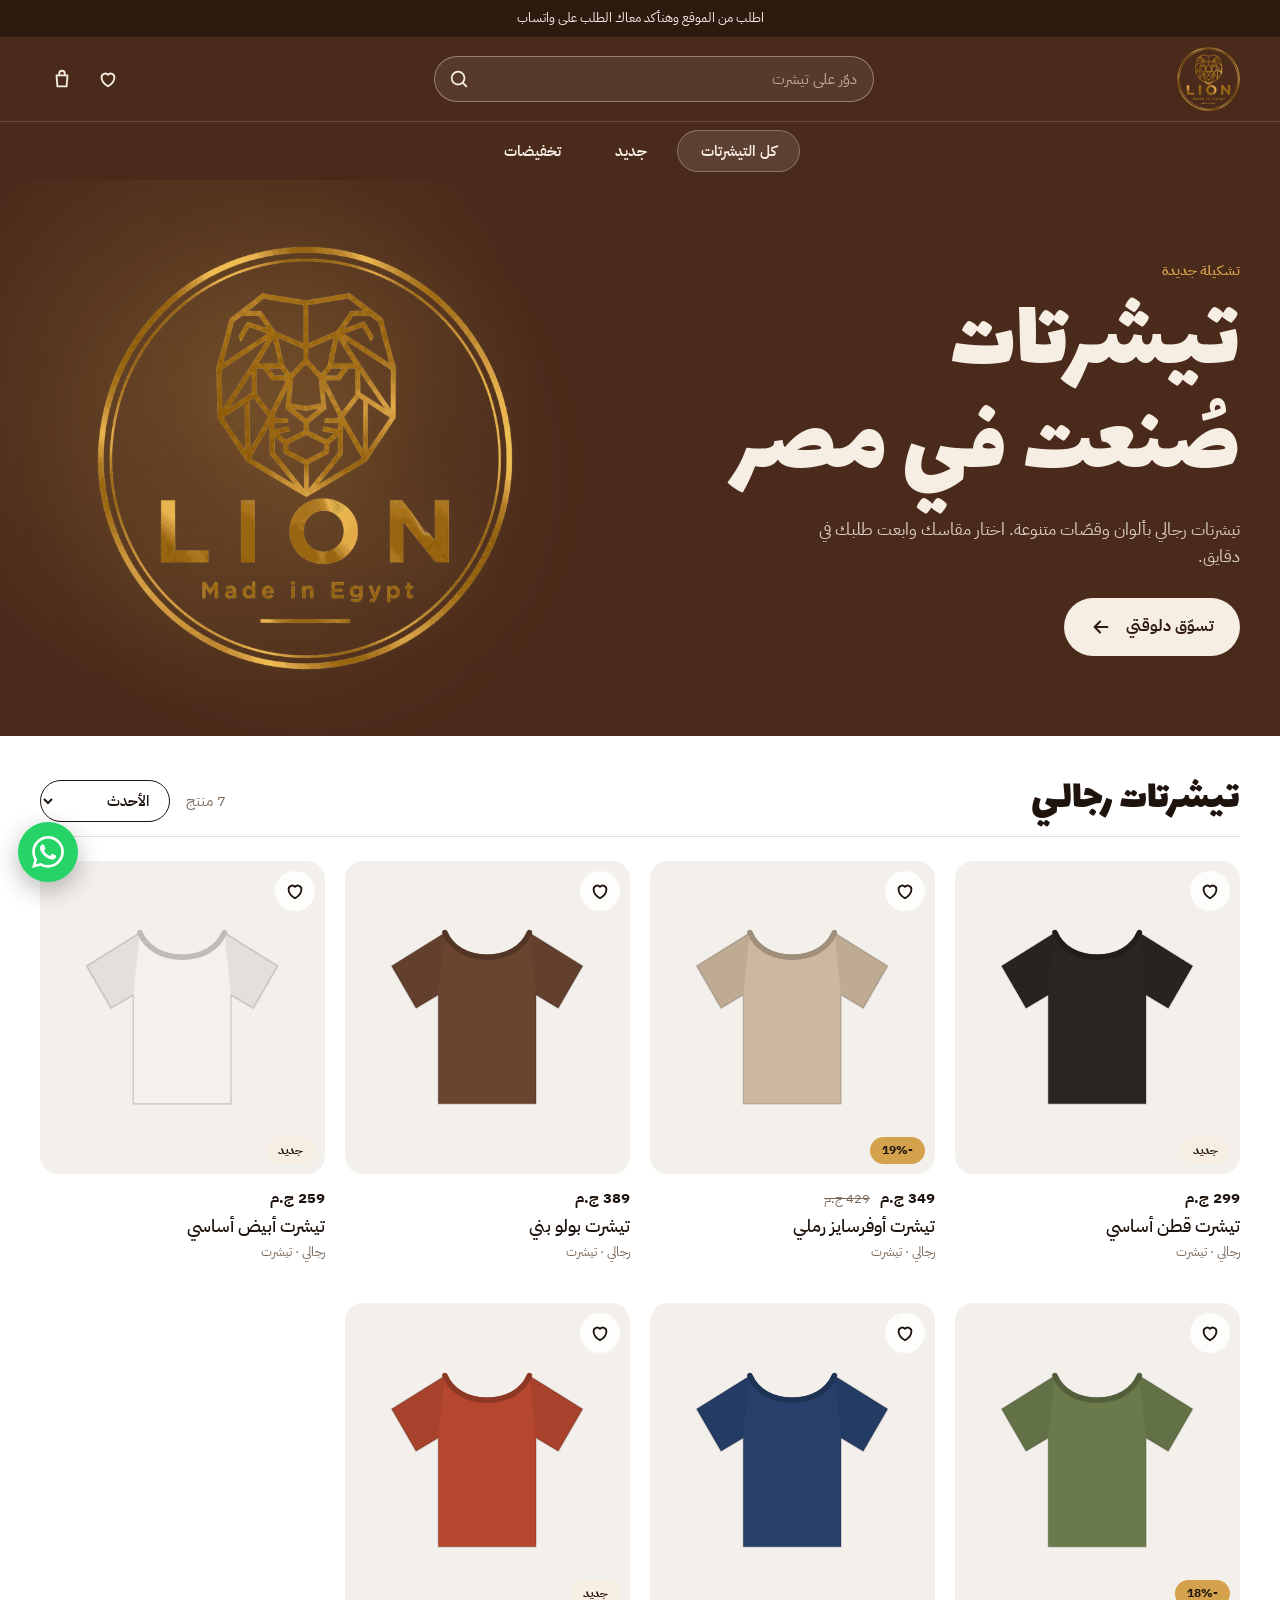
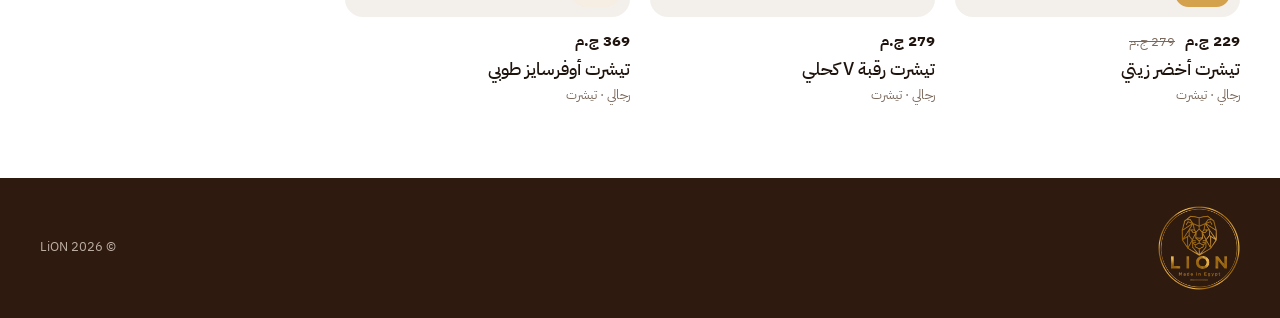
<file: index.html>
<!doctype html>
<html lang="ar" dir="rtl">
<head>
  <meta charset="utf-8">
  <meta name="viewport" content="width=device-width, initial-scale=1">
  <title>LiON</title>
  <meta name="description" content="LiON - تيشرتات رجالي صُنعت في مصر">
  <link rel="icon" href="logo.png">

  <!-- الخطوط -->
  <link rel="preconnect" href="https://fonts.googleapis.com">
  <link rel="preconnect" href="https://fonts.gstatic.com" crossorigin>
  <link href="https://fonts.googleapis.com/css2?family=IBM+Plex+Sans+Arabic:wght@400;500;600;700&family=Lalezar&display=swap" rel="stylesheet">

  <!-- التصميم -->
  <link rel="stylesheet" href="style.css">
</head>
<body>

  <!-- الشريط العلوي الصغير -->
  <div class="announce" id="announce"></div>

  <!-- الهيدر: اللوجو + البحث + الأيقونات + المنيو -->
  <header class="top">
    <div class="wrap bar">
      <a class="logo" href="index.html" aria-label="الصفحة الرئيسية">
        <img data-logo src="logo.png" alt="LiON">
      </a>

      <form class="search" id="searchForm" role="search">
        <input id="q" type="search" placeholder="دوّر على تيشرت" aria-label="بحث">
        <button type="submit" aria-label="بحث">
          <svg viewBox="0 0 24 24" width="22" height="22" fill="none" stroke="currentColor" stroke-width="2" stroke-linecap="round"><circle cx="11" cy="11" r="7"/><path d="M20 20l-3.5-3.5"/></svg>
        </button>
      </form>

      <div class="actions">
        <!-- بيظهر بس لما تفتح الموقع بالشكل: index.html?admin -->
        <button class="ibtn" id="adminBtn" data-act="adminOpen" aria-label="لوحة التحكم" hidden>
          <svg viewBox="0 0 24 24" width="22" height="22" fill="none" stroke="currentColor" stroke-width="2" stroke-linecap="round"><path d="M4 7h8M18 7h2M4 17h2M12 17h8"/><circle cx="15" cy="7" r="2.2"/><circle cx="9" cy="17" r="2.2"/></svg>
        </button>
        <button class="ibtn" data-act="nav" data-cat="wish" aria-label="المفضلة">
          <svg viewBox="0 0 24 24" width="22" height="22" fill="none" stroke="currentColor" stroke-width="2" stroke-linejoin="round"><path d="M12 20s-7-4.4-7-10a4 4 0 0 1 7-2.6A4 4 0 0 1 19 10c0 5.6-7 10-7 10z"/></svg>
          <span class="n" id="wishCount"></span>
        </button>
        <button class="ibtn" data-act="cartOpen" aria-label="السلة">
          <svg viewBox="0 0 24 24" width="22" height="22" fill="none" stroke="currentColor" stroke-width="2" stroke-linejoin="round" stroke-linecap="round"><path d="M6 8h12l-1 12H7L6 8z"/><path d="M9 8V6a3 3 0 0 1 6 0v2"/></svg>
          <span class="n" id="cartCount"></span>
        </button>
      </div>
    </div>

    <div class="nav-line">
      <div class="wrap"><nav class="nav" id="nav" aria-label="الأقسام"></nav></div>
    </div>
  </header>

  <!-- الصفحة الرئيسية -->
  <section class="hero">
    <div class="wrap">
      <div>
        <p class="eyebrow">تشكيلة جديدة</p>
        <h1 data-text="heroTitle"></h1>
        <p class="sub" data-text="heroSub"></p>
        <button class="cta" data-act="shop">
          تسوّق دلوقتي
          <svg viewBox="0 0 24 24" width="22" height="22" fill="none" stroke="currentColor" stroke-width="2.2" stroke-linecap="round" stroke-linejoin="round"><path d="M19 12H5M11 6l-6 6 6 6"/></svg>
        </button>
      </div>
      <div class="mark"><img data-logo src="logo.png" alt="LiON Made in Egypt"></div>
    </div>
  </section>

  <!-- المنتجات -->
  <main class="wrap shop" id="shop">
    <div class="shop-head">
      <h2 id="shopTitle">تيشرتات رجالي</h2>
      <div class="shop-tools">
        <span class="count" id="count"></span>
        <select class="sel" id="sort" aria-label="الترتيب">
          <option value="new">الأحدث</option>
          <option value="low">السعر: الأقل</option>
          <option value="high">السعر: الأعلى</option>
        </select>
      </div>
    </div>
    <div class="grid" id="grid"></div>
  </main>

  <!-- الفوتر -->
  <footer class="foot">
    <div class="wrap">
      <div class="fl"><img data-logo src="logo.png" alt="LiON"></div>
      <nav class="social" id="social" aria-label="تابعنا"></nav>
      <small id="copy"></small>
    </div>
  </footer>

  <!-- زرار الواتساب (تحت على الشمال) -->
  <a class="wa-float" id="waFloat" href="#" target="_blank" rel="noopener" aria-label="كلّمنا على واتساب">
    <svg viewBox="0 0 24 24" aria-hidden="true"><path d="M17.472 14.382c-.297-.149-1.758-.867-2.03-.967-.273-.099-.471-.148-.67.15-.197.297-.767.966-.94 1.164-.173.199-.347.223-.644.075-.297-.15-1.255-.463-2.39-1.475-.883-.788-1.48-1.761-1.653-2.059-.173-.297-.018-.458.13-.606.134-.133.298-.347.446-.52.149-.174.198-.298.298-.497.099-.198.05-.371-.025-.52-.075-.149-.669-1.612-.916-2.207-.242-.579-.487-.5-.669-.51-.173-.008-.371-.01-.57-.01-.198 0-.52.074-.792.372-.272.297-1.04 1.016-1.04 2.479 0 1.462 1.065 2.875 1.213 3.074.149.198 2.096 3.2 5.077 4.487.709.306 1.262.489 1.694.625.712.227 1.36.195 1.871.118.571-.085 1.758-.719 2.006-1.413.248-.694.248-1.289.173-1.413-.074-.124-.272-.198-.57-.347m-5.421 7.403h-.004a9.87 9.87 0 01-5.031-1.378l-.361-.214-3.741.982.998-3.648-.235-.374a9.86 9.86 0 01-1.51-5.26c.001-5.45 4.436-9.884 9.888-9.884 2.64 0 5.122 1.03 6.988 2.898a9.825 9.825 0 012.893 6.994c-.003 5.45-4.437 9.884-9.885 9.884m8.413-18.297A11.815 11.815 0 0012.05 0C5.495 0 .16 5.335.157 11.892c0 2.096.547 4.142 1.588 5.945L.057 24l6.305-1.654a11.882 11.882 0 005.683 1.448h.005c6.554 0 11.89-5.335 11.893-11.893a11.821 11.821 0 00-3.48-8.413Z"/></svg>
  </a>

  <!-- الطبقات: السلة، تفاصيل المنتج، لوحة التحكم -->
  <div class="scrim" id="scrim" hidden></div>
  <aside class="drawer" id="cart" role="dialog" aria-modal="true" aria-label="السلة" hidden></aside>
  <div class="modal" id="modal" hidden></div>

  <div class="sheet" id="admin" role="dialog" aria-modal="true" aria-label="لوحة التحكم" hidden>
    <div class="sheet-top">
      <div class="wrap">
        <h2>لوحة التحكم</h2>
        <button class="ibtn" data-act="adminClose" aria-label="إغلاق">
          <svg viewBox="0 0 24 24" width="22" height="22" fill="none" stroke="currentColor" stroke-width="2" stroke-linecap="round"><path d="M6 6l12 12M18 6L6 18"/></svg>
        </button>
      </div>
    </div>

    <div class="sheet-in">
      <div id="sampleBox"></div>

      <section class="panel how">
        <h3>إزاي تنشر التعديلات</h3>
        <p class="note" id="howText">أي تعديل بتعمله هنا بيتحفظ على جهازك بس. عشان الزباين يشوفوه: دوس "نزّل products.js" تحت، وبعدين استبدل بيه الملف القديم اللي اسمه products.js على الاستضافة.</p>
      </section>

      <section class="panel">
        <h3 id="formTitle">إضافة تيشرت جديد</h3>
        <form id="productForm" novalidate>
          <div class="fgrid">
            <label class="f">اسم التيشرت
              <input id="f-name" type="text" autocomplete="off" placeholder="مثلاً: تيشرت قطن أسود">
            </label>
            <label class="f">السعر
              <input id="f-price" type="number" min="0" step="1" inputmode="numeric" placeholder="299">
            </label>
            <label class="f">السعر قبل الخصم (اختياري)
              <input id="f-old" type="number" min="0" step="1" inputmode="numeric" placeholder="399">
              <small>لو كتبت سعر أكبر من السعر الحالي هيظهر خصم.</small>
            </label>
            <label class="f">المقاسات
              <input id="f-sizes" type="text" value="S M L XL" autocomplete="off">
              <small>افصل بين المقاسات بمسافة.</small>
            </label>
            <div class="f">اللون
              <div class="sw" id="swatches"></div>
            </div>
          </div>

          <div class="f" style="margin-top:14px">صورة التيشرت (اختياري)
            <div class="upl">
              <div class="media" id="preview"></div>
              <div>
                <input id="f-img" type="file" accept="image/*">
                <small>لو مفيش صورة هيظهر رسم تيشرت بلونه.</small>
                <div style="margin-top:6px"><button type="button" class="link" data-act="clearImg">شيل الصورة</button></div>
              </div>
            </div>
          </div>

          <label class="chk" style="margin-top:14px"><input id="f-new" type="checkbox"> علّم عليه "جديد"</label>
          <p class="ferr" id="formError" role="alert"></p>
          <div class="frow">
            <button class="btn sm" type="submit" id="formSubmit">إضافة للمتجر</button>
            <button class="btn sm alt" type="button" id="formCancel" data-act="cancelEdit" hidden>إلغاء التعديل</button>
          </div>
        </form>
      </section>

      <section class="panel">
        <h3>التيشرتات في المتجر <span class="note" id="adminCount"></span></h3>
        <div id="adminList"></div>
      </section>

      <section class="panel">
        <h3>بيانات المتجر</h3>
        <div class="fgrid">
          <label class="f">اسم المتجر <input id="s-name" type="text"></label>
          <label class="f">رقم واتساب لاستقبال الطلبات
            <input id="s-wa" type="text" inputmode="tel" placeholder="01012345678">
            <small>الطلبات هتتبعت على الرقم ده.</small>
          </label>
          <label class="f">العملة <input id="s-cur" type="text"></label>
          <label class="f">لينك فيسبوك <input id="s-fb" type="text" placeholder="https://facebook.com/..."></label>
          <label class="f">لينك انستجرام <input id="s-ig" type="text" placeholder="https://instagram.com/..."></label>
          <label class="f">اللوجو
            <input id="s-logo" type="file" accept="image/*">
            <small>الأفضل صورة PNG بخلفية شفافة.</small>
          </label>
        </div>
        <label class="f">الشريط العلوي <input id="s-ann" type="text"></label>
        <label class="f">عنوان الصفحة الرئيسية <input id="s-h1" type="text"></label>
        <label class="f">الوصف تحت العنوان <textarea id="s-sub"></textarea></label>
      </section>
    </div>

    <div class="pubbar">
      <span class="stat" id="adminStat">مفيش تعديلات</span>
      <div class="frow">
        <button class="btn sm" data-act="download">نزّل products.js</button>
        <button class="btn sm alt" data-act="copyCode">انسخ الكود</button>
        <button class="btn sm alt" id="btnReset" data-act="resetDraft">رجّع للأصلي</button>
        <button class="btn sm alt" id="btnLogout" data-act="logout">تسجيل خروج</button>
      </div>
    </div>
  </div>

  <!-- تسجيل دخول المالك -->
  <div class="modal" id="login" hidden>
    <form class="dialog login" id="loginForm" role="dialog" aria-modal="true" aria-labelledby="loginTitle" novalidate>
      <h2 id="loginTitle">تسجيل الدخول</h2>
      <p class="note">للمالك فقط.</p>
      <label class="f">الإيميل <input id="l-email" type="text" inputmode="email" autocomplete="username" dir="ltr"></label>
      <label class="f">الباسورد <input id="l-pass" type="password" autocomplete="current-password" dir="ltr"></label>
      <p class="ferr" id="loginError" role="alert"></p>
      <button class="btn" type="submit" id="loginBtn">دخول</button>
      <button class="link" type="button" data-act="closeLayers">إلغاء</button>
    </form>
  </div>

  <div class="toast" id="toast" role="status"></div>

  <!-- بيانات المتجر (المنتجات والإعدادات) ثم الكود -->
  <script src="products.js"></script>
  <script src="firebase-config.js"></script>
  <script src="script.js"></script>
</body>
</html>
</file>
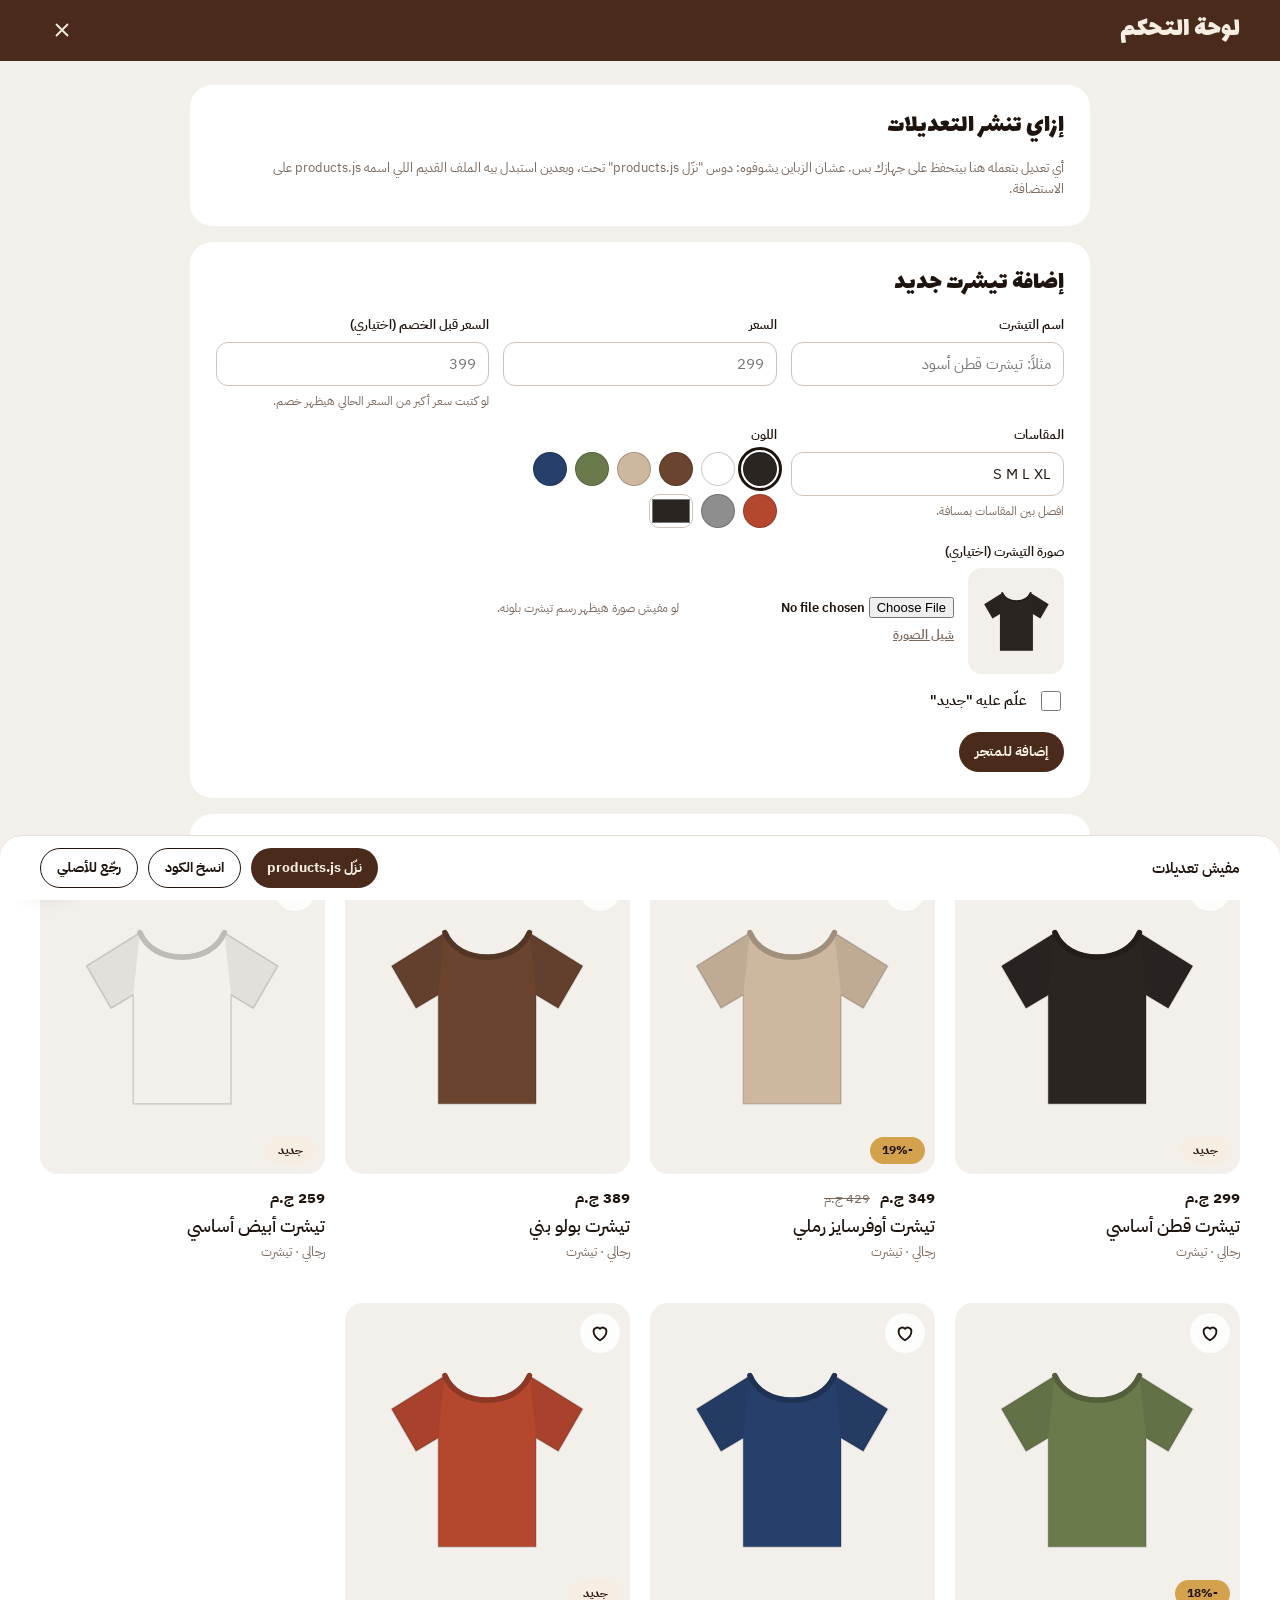
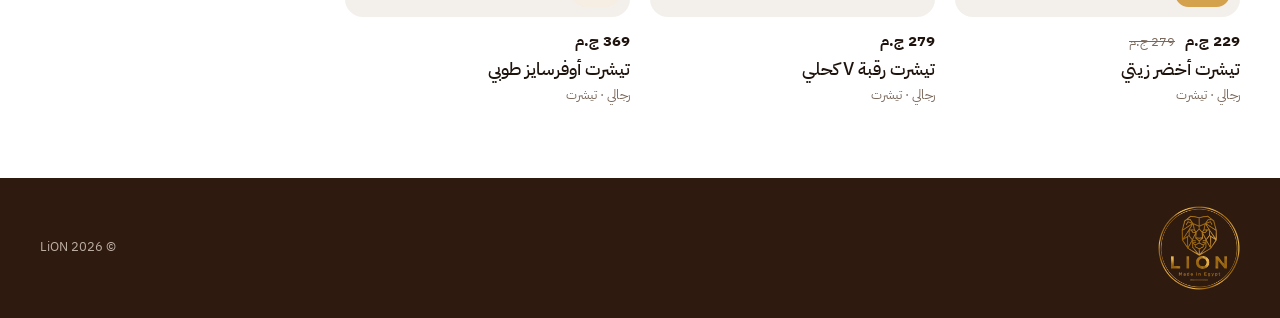
<file: admin.html>
<!doctype html>
<html lang="ar" dir="rtl">
<head>
  <meta charset="utf-8">
  <meta name="viewport" content="width=device-width, initial-scale=1">
  <meta name="robots" content="noindex">
  <title>LiON - لوحة التحكم</title>
  <!-- صفحة التعديل: بتحوّلك لوحة التحكم في الموقع. احفظ رابطها عندك (اسم-موقعك/admin.html) -->
  <meta http-equiv="refresh" content="0;url=index.html?admin=open">
</head>
<body style="font-family:system-ui,sans-serif;padding:24px;background:#4A2B1B;color:#F6EDE3">
  <p>جاري فتح لوحة التحكم... <a style="color:#D4A24C" href="index.html?admin=open">اضغط هنا لو ما فتحتش</a></p>
  <script>location.replace('index.html?admin=open');</script>
</body>
</html>
</file>
<file: style.css>
/* =========================================================
   style.css - تصميم متجر LiON
   الفكرة: هيدر وصفحة رئيسية بني، ومنطقة المنتجات بيضا،
   مربعات بحواف حادة، والسلة ولوحة التحكم بتفتح كطبقات.
   ========================================================= */

/* ---------- الألوان والخطوط (عدّل من هنا) ---------- */
:root{
  --brown:#4A2B1B;        /* البني الأساسي */
  --brown-deep:#2F1A0F;   /* بني غامق */
  --brown-soft:#6B4430;   /* بني فاتح */
  --cream:#F6EDE3;        /* كريمي للنصوص على البني */
  --paper:#FFFFFF;        /* خلفية المنتجات */
  --ink:#1F140D;          /* لون النص */
  --muted:#7A685B;        /* نص خافت */
  --line:#E7DED5;         /* خطوط فاصلة */
  --tile:#F3F0EC;         /* خلفية صور المنتجات */
  --gold:#D4A24C;         /* دهبي من اللوجو */
  --danger:#A8321F;

  --font-display:'Lalezar','Cairo',system-ui,sans-serif;
  --font-body:'IBM Plex Sans Arabic',system-ui,-apple-system,'Segoe UI',Tahoma,sans-serif;
}

/* ---------- أساسيات ---------- */
*{box-sizing:border-box}
html{scroll-behavior:smooth}
body{
  margin:0;
  background:var(--paper);
  color:var(--ink);
  font-family:var(--font-body);
  font-size:15px;
  line-height:1.6;
}
h1,h2,h3,p{margin:0}
img{max-width:100%}
svg{display:block}
a{color:inherit;text-decoration:none}
button{font:inherit;color:inherit;background:none;border:0;cursor:pointer;padding:0}
input,select,textarea{font:inherit;color:var(--ink)}
:focus-visible{outline:3px solid var(--gold);outline-offset:2px}
[hidden]{display:none!important}

.wrap{
  max-width:1360px;
  margin-inline:auto;
  padding-inline:clamp(16px,4vw,40px);
}

/* ---------- الشريط العلوي + الهيدر ---------- */
.announce{
  background:var(--brown-deep);
  color:var(--cream);
  text-align:center;
  font-size:13px;
  padding:8px 16px;
}
.top{background:var(--brown);color:var(--cream)}
@media(min-width:720px){
  .top{position:sticky;top:0;z-index:30}
}
.bar{
  display:grid;
  grid-template-columns:auto minmax(0,1fr) auto;
  grid-template-areas:"logo search actions";
  align-items:center;
  gap:14px 28px;
  padding-block:10px;
}
@media(max-width:719px){
  .bar{
    grid-template-columns:minmax(0,1fr) auto;
    grid-template-areas:"logo actions" "search search";
  }
}
.logo{grid-area:logo;display:block;width:max-content}
.logo img{height:64px;width:auto;display:block}

/* شريط البحث: شفاف، وبيكبر ويلمع بالدهبي لما تضغط عليه */
.search{
  grid-area:search;position:relative;overflow:hidden;
  display:flex;width:100%;max-width:440px;justify-self:center;
  background:rgba(246,237,227,.08);
  border:1.5px solid rgba(246,237,227,.4);
  -webkit-backdrop-filter:blur(6px);backdrop-filter:blur(6px);
  transition:max-width .4s ease,background .3s ease,border-color .3s ease,box-shadow .3s ease;
  animation:searchIn .6s ease both;
}
.search::after{               /* خط دهبي بيتمدد تحت الشريط */
  content:"";position:absolute;inset-inline:0;bottom:0;height:2px;
  background:linear-gradient(90deg,transparent,var(--gold),transparent);
  transform:scaleX(0);transition:transform .45s ease;
}
.search:hover{border-color:rgba(246,237,227,.7);background:rgba(246,237,227,.12)}
.search:focus-within{
  max-width:600px;
  border-color:var(--gold);
  background:rgba(246,237,227,.16);
  box-shadow:0 0 0 4px rgba(212,162,76,.2);
}
.search:focus-within::after{transform:scaleX(1)}
@media(max-width:719px){
  .search,.search:focus-within{max-width:none}
}
.search input{
  flex:1;min-width:0;height:44px;border:0;outline:0;
  background:transparent;color:var(--cream);caret-color:var(--gold);
  padding-inline:16px;font-size:15px;-webkit-appearance:none;appearance:none;
}
.search input::placeholder{color:rgba(246,237,227,.65);transition:opacity .25s}
.search input:focus::placeholder{opacity:.35}
.search input::-webkit-search-cancel-button{-webkit-appearance:none;appearance:none}
.search button{
  width:48px;height:44px;background:transparent;color:var(--cream);
  display:grid;place-items:center;
  transition:color .3s ease,background .3s ease;
}
.search button svg{transition:transform .35s ease}
.search button:hover{background:rgba(246,237,227,.12)}
.search button:hover svg{transform:scale(1.15)}
.search:focus-within button{color:var(--gold)}
.search:focus-within button svg{transform:rotate(-12deg) scale(1.12)}
@keyframes searchIn{
  from{opacity:0;transform:translateY(-8px) scale(.97)}
  to{opacity:1;transform:none}
}

.actions{grid-area:actions;display:flex;gap:2px;align-items:center}
.ibtn{
  position:relative;width:44px;height:44px;border-radius:50%;
  display:grid;place-items:center;color:inherit;
  transition:background .25s,box-shadow .25s,transform .25s;
}
.ibtn:hover{
  background:rgba(255,255,255,.14);
  box-shadow:0 0 16px rgba(255,255,255,.38),inset 0 0 0 1px rgba(255,255,255,.4);
  transform:translateY(-1px);
}
.ibtn .n{
  position:absolute;top:4px;inset-inline-start:2px;
  min-width:18px;height:18px;padding-inline:4px;border-radius:9px;
  background:var(--gold);color:var(--ink);
  font-size:11px;font-weight:700;line-height:1;
  display:grid;place-items:center;font-variant-numeric:tabular-nums;
}
.ibtn .n:empty{display:none}

/* المنيو: في منتصف الشريط، والبيضاوي المضيء بيتحرك ناحية الكلمة اللي الماوس قريب منها */
.nav-line{border-top:1px solid rgba(246,237,227,.16)}
.nav{
  position:relative;display:flex;gap:6px;padding-block:8px;
  overflow-x:auto;scrollbar-width:none;
}
@media(min-width:720px){.nav{overflow:visible}}
.nav::-webkit-scrollbar{display:none}
.nav button:first-of-type{margin-inline-start:auto}   /* مع اللي بعده بيوسّط المنيو */
.nav button:last-of-type{margin-inline-end:auto}
.nav button{
  position:relative;z-index:1;padding:9px 24px;border-radius:999px;
  font-weight:600;white-space:nowrap;transition:background .25s,box-shadow .25s;
}
.nav button[aria-current="true"]{
  background:rgba(255,255,255,.1);
  box-shadow:inset 0 0 0 1px rgba(255,255,255,.28);
}
.nav .glow{
  position:absolute;left:0;top:0;z-index:0;pointer-events:none;
  border-radius:999px;opacity:0;
  background:rgba(255,255,255,.15);
  box-shadow:0 0 20px 2px rgba(255,255,255,.4),inset 0 0 0 1px rgba(255,255,255,.45);
  transition:transform .38s cubic-bezier(.3,.8,.3,1),width .38s cubic-bezier(.3,.8,.3,1),height .38s,opacity .25s;
}
.nav .glow.on{opacity:1}

/* ---------- الصفحة الرئيسية ---------- */
.hero{background:var(--brown);color:var(--cream);overflow:hidden}
.hero .wrap{
  display:grid;
  grid-template-columns:minmax(0,1.1fr) minmax(0,.9fr);
  align-items:center;
  gap:24px;
  padding-block:clamp(28px,5vw,64px);
}
@media(max-width:719px){.hero .wrap{grid-template-columns:minmax(0,1fr)}}
.eyebrow{font-size:14px;font-weight:600;color:var(--gold)}
.hero h1{
  font-family:var(--font-display);font-weight:400;
  font-size:clamp(46px,8vw,100px);line-height:1.04;
  margin-block:10px 16px;text-wrap:balance;
}
.hero .sub{max-width:46ch;color:rgba(246,237,227,.84);font-size:17px}
.cta{
  display:inline-flex;align-items:center;gap:14px;margin-top:28px;
  background:var(--cream);color:var(--brown-deep);
  padding:16px 26px;font-weight:700;font-size:16px;
}
.cta:hover{background:#fff}
.mark{display:grid;place-items:center}
.mark img{width:min(100%,420px);height:auto;display:block}

/* ---------- منطقة المنتجات ---------- */
.shop{padding-block:40px 72px}
.shop-head{
  display:flex;flex-wrap:wrap;align-items:flex-end;justify-content:space-between;
  gap:12px 24px;padding-bottom:14px;margin-bottom:24px;
  border-bottom:1px solid var(--line);
}
.shop-head h2{
  font-family:var(--font-display);font-weight:400;
  font-size:clamp(30px,4vw,42px);line-height:1.1;
}
.shop-tools{display:flex;align-items:center;gap:16px;flex-wrap:wrap}
.count{color:var(--muted);font-variant-numeric:tabular-nums}
.sel{height:42px;border:1px solid var(--ink);background:#fff;padding-inline:12px;font-weight:500}

.grid{
  display:grid;
  grid-template-columns:repeat(auto-fill,minmax(min(100%,160px),1fr));
  gap:28px 14px;
}
@media(min-width:900px){
  .grid{grid-template-columns:repeat(auto-fill,minmax(230px,1fr));gap:40px 20px}
}
.card{position:relative;min-width:0}
.media{
  position:relative;display:block;width:100%;
  aspect-ratio:1/1.1;background:var(--tile);overflow:hidden;
}
.media img{width:100%;height:100%;object-fit:cover;display:block}
.media>svg{position:absolute;inset:0;margin:auto;width:78%;height:auto}
.card .media>img,.card .media>svg{transition:transform .35s ease}
.card:hover .media>img{transform:scale(1.04)}
.card:hover .media>svg{transform:scale(1.05)}

.tags{position:absolute;bottom:0;inset-inline-start:0;z-index:1;display:flex}
.tag{background:var(--cream);color:var(--brown-deep);font-weight:700;font-size:12px;padding:4px 10px}
.tag.sale{background:var(--gold);color:var(--ink)}

.heart{
  position:absolute;top:6px;inset-inline-start:6px;z-index:2;
  width:40px;height:40px;display:grid;place-items:center;color:var(--ink);
}
.heart svg{fill:none}
.heart[aria-pressed="true"]{color:var(--brown)}
.heart[aria-pressed="true"] svg{fill:currentColor}
.heart:hover{background:rgba(255,255,255,.7)}

.cbody{padding-top:12px;display:flex;flex-direction:column;gap:2px}
.price{
  display:flex;align-items:baseline;flex-wrap:wrap;gap:4px 10px;
  font-weight:700;font-variant-numeric:tabular-nums;
}
.price .old{color:var(--muted);font-weight:400;text-decoration:line-through;font-size:13px}
.price.big{font-size:24px}
.name{font-weight:500}
.cat{color:var(--muted);font-size:13px}

.empty{
  grid-column:1/-1;padding:56px 16px;text-align:center;background:var(--tile);
  display:flex;flex-direction:column;gap:12px;align-items:center;
}
.empty h3{font-family:var(--font-display);font-weight:400;font-size:30px}
.empty p{color:var(--muted);max-width:44ch}

/* ---------- الفوتر ---------- */
.foot{background:var(--brown-deep);color:var(--cream)}
.foot .wrap{
  display:flex;flex-wrap:wrap;gap:16px 32px;align-items:center;
  justify-content:space-between;padding-block:28px;
}
.fl img{height:84px;width:auto;display:block}
.social{display:flex;gap:20px;flex-wrap:wrap}
.social a{font-weight:600;border-bottom:2px solid var(--gold);padding-bottom:2px}
.social a:hover{color:#fff}
.foot small{color:rgba(246,237,227,.7);font-size:13px}

/* ---------- الأزرار ---------- */
.btn{
  display:flex;align-items:center;justify-content:center;gap:10px;
  width:100%;min-height:52px;padding:14px 22px;
  background:var(--brown);color:var(--cream);
  font-weight:700;font-size:16px;text-align:center;
}
.btn:hover{background:var(--brown-deep)}
.btn:disabled{opacity:.45;cursor:not-allowed}
.btn.alt{background:#fff;color:var(--ink);border:1px solid var(--ink)}
.btn.alt:hover{background:var(--tile)}
.btn.sm{width:auto;min-height:40px;padding:8px 16px;font-size:14px}
.btn.danger{background:var(--danger);color:#fff;border-color:var(--danger)}
.link{text-decoration:underline;color:var(--muted);font-size:13px}
.note{color:var(--muted);font-size:13px}

/* ---------- الطبقات: السلة وتفاصيل المنتج ---------- */
.scrim{position:fixed;inset:0;background:rgba(31,20,13,.58);z-index:60}

.drawer{
  position:fixed;top:0;bottom:0;inset-inline-end:0;
  width:min(440px,100%);background:#fff;z-index:70;
  display:flex;flex-direction:column;animation:slide .25s ease;
}
@keyframes slide{from{opacity:0;transform:translateX(-28px)}to{opacity:1;transform:none}}
.dh{
  display:flex;align-items:center;justify-content:space-between;
  padding:10px 12px 10px 20px;border-bottom:1px solid var(--line);
}
.dh h2{font-family:var(--font-display);font-weight:400;font-size:28px}
.dh .ibtn{color:var(--ink)}
.dh .ibtn:hover{background:var(--tile)}
.db{flex:1;min-height:0;overflow:auto;padding:4px 20px}
.df{
  padding:16px 20px calc(16px + env(safe-area-inset-bottom,0px));
  border-top:1px solid var(--line);display:flex;flex-direction:column;gap:12px;
}
.total{display:flex;justify-content:space-between;font-weight:700;font-size:18px;font-variant-numeric:tabular-nums}

.ci{display:grid;grid-template-columns:76px minmax(0,1fr);gap:14px;padding-block:16px;border-bottom:1px solid var(--line)}
.ci .meta{display:flex;flex-direction:column;gap:4px;min-width:0}
.ci .row{display:flex;align-items:center;justify-content:space-between;gap:8px;margin-top:4px}
.qty{display:inline-flex;align-items:center;border:1px solid var(--line)}
.qty button{width:34px;height:34px;font-size:18px}
.qty button:hover{background:var(--tile)}
.qty span{min-width:30px;text-align:center;font-variant-numeric:tabular-nums;font-weight:600}

.modal{position:fixed;inset:0;z-index:70;display:grid;place-items:center;padding:16px;overflow:auto}
.dialog{
  position:relative;background:#fff;width:min(940px,100%);max-height:100%;overflow:auto;
  display:grid;grid-template-columns:minmax(0,1fr) minmax(0,1fr);
}
@media(max-width:719px){.dialog{grid-template-columns:minmax(0,1fr)}}
.dialog .media{aspect-ratio:1/1.05;height:100%;min-height:280px}
.dlg-info{padding:clamp(20px,4vw,36px);display:flex;flex-direction:column;gap:16px}
.dlg-info h2{font-family:var(--font-display);font-weight:400;font-size:clamp(30px,4vw,42px);line-height:1.1}
.x{
  position:absolute;top:8px;inset-inline-end:8px;z-index:3;
  width:42px;height:42px;display:grid;place-items:center;background:#fff;color:var(--ink);
}
.x:hover{background:var(--tile)}
.lbl{font-weight:600;margin-bottom:8px}
.sizes{display:flex;flex-wrap:wrap;gap:8px}
.size{min-width:54px;height:48px;padding-inline:12px;border:1px solid var(--ink);font-weight:600}
.size:hover{background:var(--tile)}
.size[aria-pressed="true"]{background:var(--ink);color:#fff}
.sizes.shake{animation:shake .35s}
@keyframes shake{25%{transform:translateX(6px)}75%{transform:translateX(-6px)}}

/* ---------- لوحة التحكم ---------- */
.sheet{position:fixed;inset:0;z-index:80;background:var(--tile);overflow:auto}
.sheet-top{background:var(--brown);color:var(--cream);position:sticky;top:0;z-index:2}
.sheet-top .wrap{display:flex;align-items:center;justify-content:space-between;padding-block:8px}
.sheet-top h2{font-family:var(--font-display);font-weight:400;font-size:28px}
.sheet-in{max-width:980px;margin-inline:auto;padding:8px clamp(16px,4vw,40px) 160px}
.panel{
  background:#fff;padding:clamp(16px,3vw,26px);margin-top:16px;
  display:flex;flex-direction:column;gap:16px;
}
.panel h3{font-family:var(--font-display);font-weight:400;font-size:26px;line-height:1.2}
.fgrid{display:grid;grid-template-columns:repeat(auto-fit,minmax(min(100%,210px),1fr));gap:14px}
.f{display:flex;flex-direction:column;gap:6px;font-weight:600;font-size:13px;min-width:0}
.f input[type=text],.f input[type=number],.f select,.f textarea{
  width:100%;min-height:44px;border:1px solid #CFC4BA;background:#fff;
  padding:8px 12px;font-weight:400;font-size:15px;
}
.f textarea{resize:vertical;min-height:72px}
.f small{font-weight:400;color:var(--muted);font-size:12px}
.sw{display:flex;flex-wrap:wrap;gap:8px;align-items:center}
.sw button{width:34px;height:34px;border:1px solid rgba(0,0,0,.2)}
.sw button[aria-pressed="true"]{outline:3px solid var(--ink);outline-offset:2px}
.sw input[type=color]{width:44px;height:34px;padding:0;border:1px solid #CFC4BA;background:#fff}
.chk{display:flex;align-items:center;gap:10px;font-weight:600;font-size:14px}
.chk input{width:20px;height:20px;accent-color:var(--brown)}
.upl{display:flex;align-items:center;gap:14px;flex-wrap:wrap}
.upl .media{width:96px;flex:none}
.upl input[type=file]{max-width:100%;min-width:0}
.frow{display:flex;gap:10px;flex-wrap:wrap}
.ferr{color:var(--danger);font-weight:600;min-height:1.2em}

.arow{
  display:grid;grid-template-columns:56px minmax(0,1fr) auto;gap:12px;
  align-items:center;padding-block:10px;border-bottom:1px solid var(--line);
}
.arow .t{min-width:0;display:flex;flex-direction:column}
.arow .t b{font-weight:600;overflow-wrap:anywhere}
.arow .t span{color:var(--muted);font-size:13px;font-variant-numeric:tabular-nums}
.arow .bt{display:flex;gap:6px;flex-wrap:wrap;justify-content:flex-end}

.banner{
  background:#FFF1DE;border:1px solid #EBCB9E;padding:14px 16px;
  display:flex;gap:12px;align-items:center;justify-content:space-between;
  flex-wrap:wrap;margin-top:16px;
}
.pubbar{
  position:fixed;bottom:0;inset-inline:0;z-index:3;background:#fff;
  border-top:1px solid var(--line);
  padding:12px clamp(16px,4vw,40px) calc(12px + env(safe-area-inset-bottom,0px));
  display:flex;gap:12px 20px;align-items:center;justify-content:space-between;flex-wrap:wrap;
}
.stat{font-weight:600}
.stat.dirty{color:var(--danger)}

/* ---------- رسالة صغيرة ---------- */
.toast{
  position:fixed;bottom:calc(24px + env(safe-area-inset-bottom,0px));
  inset-inline:0;margin-inline:auto;width:max-content;max-width:calc(100% - 32px);
  background:var(--ink);color:#fff;padding:12px 20px;z-index:100;font-weight:500;
  opacity:0;pointer-events:none;transform:translateY(12px);
  transition:opacity .2s,transform .2s;
}
.toast.on{opacity:1;transform:none}

@media(prefers-reduced-motion:reduce){
  html{scroll-behavior:auto}
  *{transition:none!important;animation:none!important}
}

/* =========================================================
   الشكل العصري: حواف مدوّرة + حركات
   (لو عايز ترجع الشكل الحاد، امسح من هنا لآخر الملف)
   ========================================================= */
:root{--r:18px}

/* الهيدر بيطلّع ظل لما تنزل بالصفحة */
.top{transition:box-shadow .3s ease}
.top.scrolled{box-shadow:0 10px 30px rgba(0,0,0,.3)}

/* شريط البحث بيضاوي */
.search{border-radius:999px}

/* الصفحة الرئيسية: ضوء دهبي بيتحرك ببطء + دخول متتابع */
.hero{position:relative}
.hero::before{
  content:"";position:absolute;top:-25%;inset-inline-end:-10%;
  width:min(70vw,720px);aspect-ratio:1;pointer-events:none;
  background:radial-gradient(circle,rgba(212,162,76,.24),transparent 62%);
  animation:drift 12s ease-in-out infinite alternate;
}
.hero .wrap{position:relative}
.hero .eyebrow,.hero h1,.hero .sub,.hero .cta{animation:rise .8s cubic-bezier(.2,.7,.2,1) both}
.hero h1{animation-delay:.1s}
.hero .sub{animation-delay:.2s}
.hero .cta{animation-delay:.3s}
.mark img{
  filter:drop-shadow(0 14px 40px rgba(212,162,76,.28));
  animation:fadeIn 1s ease both,float 6s ease-in-out 1s infinite;
}
@keyframes rise{from{opacity:0;transform:translateY(24px)}to{opacity:1;transform:none}}
@keyframes fadeIn{from{opacity:0;transform:scale(.94)}to{opacity:1;transform:none}}
@keyframes float{50%{transform:translateY(-12px)}}
@keyframes drift{to{transform:translate(-10%,12%) scale(1.18)}}

/* الأزرار: بيضاوية + لمعة بتعدّي عليها */
.btn,.cta{
  position:relative;overflow:hidden;border-radius:999px;
  transition:transform .2s ease,background .2s ease,box-shadow .25s ease;
}
.btn:hover:not(:disabled),.cta:hover{transform:translateY(-2px);box-shadow:0 12px 26px rgba(0,0,0,.22)}
.btn::after,.cta::after{
  content:"";position:absolute;top:0;bottom:0;left:-60%;width:40%;
  background:linear-gradient(100deg,transparent,rgba(255,255,255,.38),transparent);
  transform:skewX(-20deg);transition:left .7s ease;pointer-events:none;
}
.btn:hover::after,.cta:hover::after{left:130%}
.cta svg{transition:transform .3s ease}
.cta:hover svg{transform:translateX(-6px)}

/* كروت المنتجات: بتطلع واحدة ورا التانية وبترتفع لما تعدّي عليها */
.media{border-radius:var(--r)}
.card{animation:rise .6s cubic-bezier(.2,.7,.2,1) both;animation-delay:calc(var(--i,0) * 60ms)}
.card .media{transition:transform .35s ease,box-shadow .35s ease}
.card:hover .media{transform:translateY(-5px);box-shadow:0 18px 34px rgba(74,43,27,.2)}
.tags{bottom:10px;inset-inline-start:10px;gap:6px}
.tag{border-radius:999px;padding:4px 12px}
.heart{border-radius:50%;background:rgba(255,255,255,.85);top:10px;inset-inline-start:10px;transition:transform .2s ease,background .2s}
.heart:hover{background:#fff;transform:scale(1.12)}
.heart[aria-pressed="true"] svg{animation:pop .4s ease}
@keyframes pop{50%{transform:scale(1.4)}}

/* باقي العناصر بحواف مدوّرة */
.sel{border-radius:999px;padding-inline:16px}
.size{border-radius:14px;transition:background .2s,color .2s,transform .2s}
.size:hover{transform:translateY(-2px)}
.dialog{border-radius:26px;animation:fadeIn .3s ease both}
.x{border-radius:50%}
.empty{border-radius:24px}
.social a{border:0;padding:7px 16px;border-radius:999px;transition:background .25s,box-shadow .25s}
.social a:hover{background:rgba(255,255,255,.12);box-shadow:0 0 16px rgba(255,255,255,.35),inset 0 0 0 1px rgba(255,255,255,.4)}
.qty{border-radius:999px;overflow:hidden}
@media(min-width:480px){.drawer{border-radius:0 26px 26px 0}}

/* لوحة التحكم */
.panel{border-radius:22px}
.banner{border-radius:16px}
.f input[type=text],.f input[type=number],.f select,.f textarea{border-radius:12px}
.arow .media{border-radius:12px}
.upl .media{border-radius:14px}
.sw button{border-radius:50%}
.sw input[type=color]{border-radius:10px}
.pubbar{border-radius:22px 22px 0 0}


/* نافذة تسجيل الدخول */
.dialog.login{
  display:flex;flex-direction:column;gap:14px;
  width:min(420px,100%);padding:clamp(22px,5vw,34px);
}
.dialog.login h2{font-family:var(--font-display);font-weight:400;font-size:34px;line-height:1.1}
.dialog.login .link{align-self:center}

/* =========================================================
   زرار الواتساب العايم (تحت على الشمال)
   ========================================================= */
.wa-float{
  position:fixed;left:18px;bottom:calc(18px + env(safe-area-inset-bottom,0px));z-index:50;
  width:60px;height:60px;border-radius:50%;
  background:#25D366;color:#fff;display:grid;place-items:center;
  box-shadow:0 8px 24px rgba(0,0,0,.28);
  animation:waPulse 2.6s ease-out infinite;
  transition:transform .2s ease;
}
.wa-float:hover{transform:scale(1.1)}
.wa-float svg{width:32px;height:32px;fill:currentColor}
@keyframes waPulse{
  0%{box-shadow:0 8px 24px rgba(0,0,0,.28),0 0 0 0 rgba(37,211,102,.55)}
  70%{box-shadow:0 8px 24px rgba(0,0,0,.28),0 0 0 20px rgba(37,211,102,0)}
  100%{box-shadow:0 8px 24px rgba(0,0,0,.28),0 0 0 0 rgba(37,211,102,0)}
}
</file>
